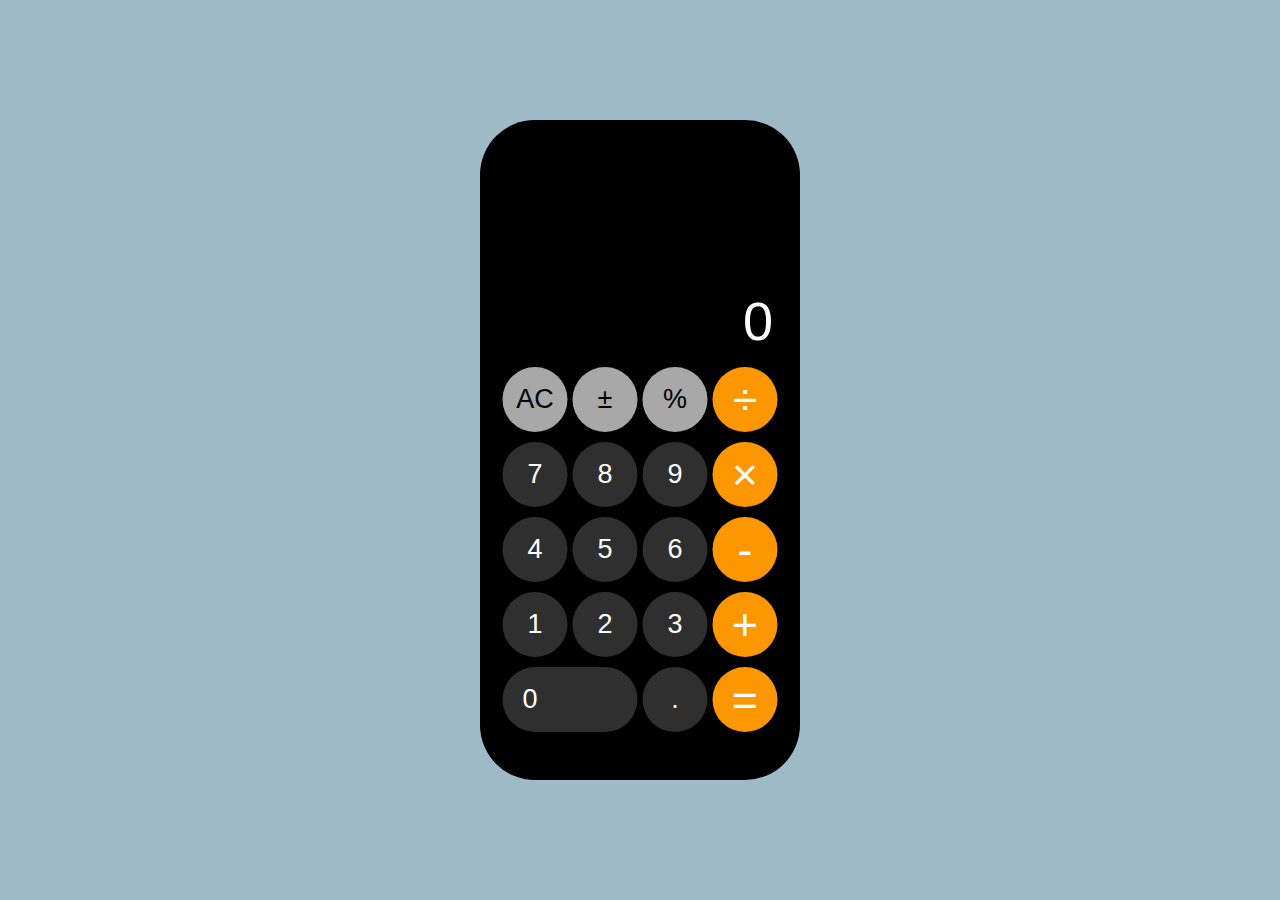
<file: index.html>
<!DOCTYPE html>
<html lang="en">

<head>
  <link rel="stylesheet" href="style.css">
  <meta charset="UTF-8">
  <meta name="viewport" content="width=device-width, initial-scale=1.0">
  <title>IPhone Calculate</title>
</head>

<body>
  <div class="calculate">
    <input type="text" id="last-action" disabled>
    <input type="text" placeholder="0" id="input" disabled>
    <div class="calculate__btns">
     
      <div class="row__btns">
        <button id="AC" class="btn">AC</button>
        <button id="abs" class="btn">±</button>
        <button id="remainder" class="btn">%</button>
        <button id="del" class="btn">÷</button>
      </div>

      <div class="row__btns">
        <button id="seven" class="btn">7</button>
        <button id="eight" class="btn">8</button>
        <button id="nine" class="btn">9</button>
        <button id="umn" class="btn">×</button>
      </div>

      <div class="row__btns">
        <button id="four" class="btn">4</button>
        <button id="five" class="btn">5</button>
        <button id="six" class="btn">6</button>
        <button id="minus" class="btn">-</button>
      </div>

      <div class="row__btns">
        <button id="one" class="btn">1</button>
        <button id="two" class="btn">2</button>
        <button id="three" class="btn">3</button>
        <button id="plus" class="btn">+</button>
      </div>

      <div class="row__btns">
        <button id="zero" class="btn">0</button>
        <button id="dot" class="btn">.</button>
        <button id="ravno" class="btn">=</button>
      </div>
    </div>
  </div>
  <script src="script.js"></script>
</body>

</html>
</file>
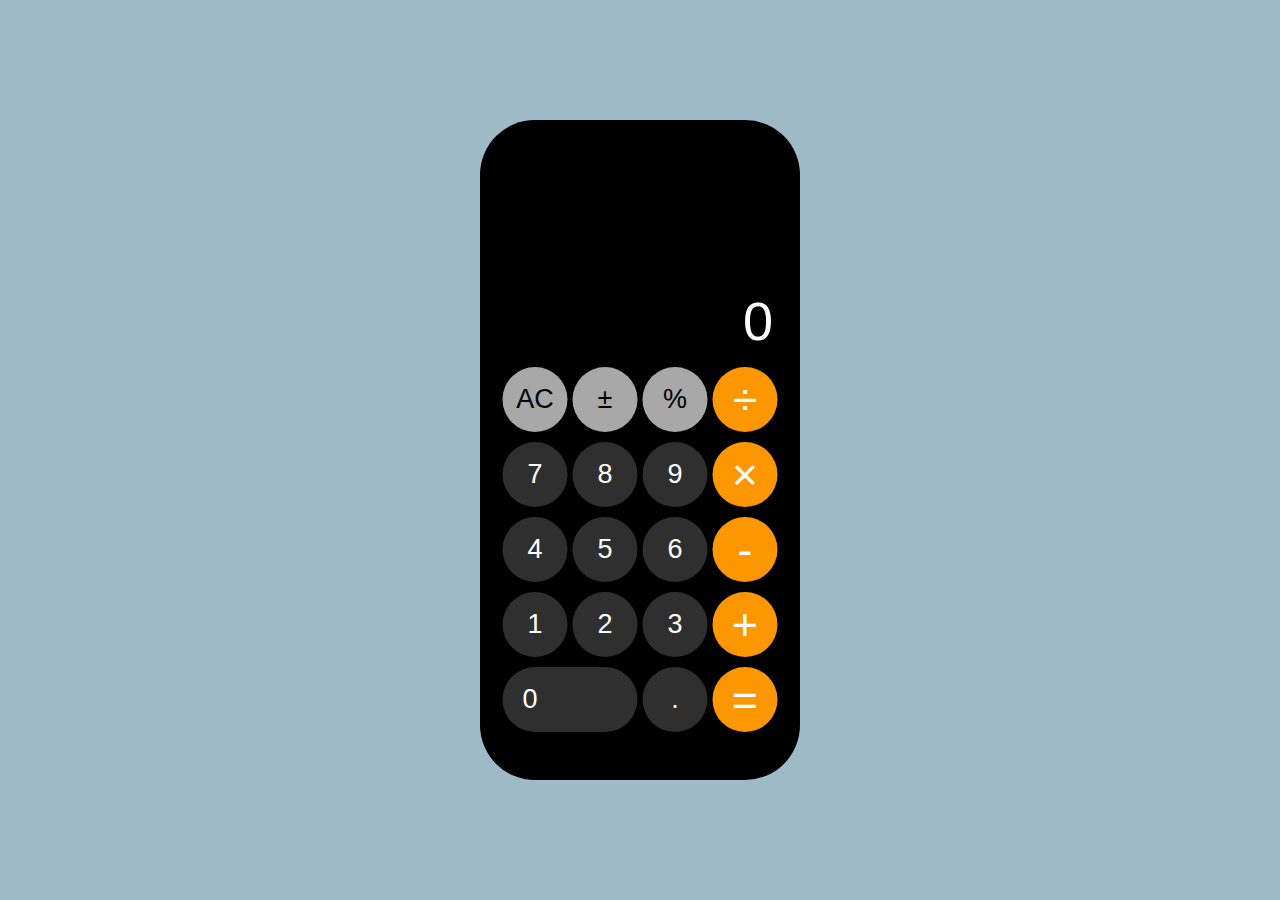
<file: src/index.html>
<!DOCTYPE html>
<html lang="en">

<head>
  <link rel="stylesheet" href="style.css">
  <meta charset="UTF-8">
  <meta name="viewport" content="width=device-width, initial-scale=1.0">
  <title>IPhone Calculate</title>
</head>

<body>
  <div class="calculate">
    <p id="last-action"></p>
    <input type="text" placeholder="0" id="input" disabled>
    <div class="calculate__btns">
     
      <div class="row__btns">
        <button id="AC" class="btn">AC</button>
        <button id="abs" class="btn">±</button>
        <button id="remainder" class="btn">%</button>
        <button id="del" class="btn">÷</button>
      </div>

      <div class="row__btns">
        <button id="seven" class="btn">7</button>
        <button id="eight" class="btn">8</button>
        <button id="nine" class="btn">9</button>
        <button id="umn" class="btn">×</button>
      </div>

      <div class="row__btns">
        <button id="four" class="btn">4</button>
        <button id="five" class="btn">5</button>
        <button id="six" class="btn">6</button>
        <button id="minus" class="btn">-</button>
      </div>

      <div class="row__btns">
        <button id="one" class="btn">1</button>
        <button id="two" class="btn">2</button>
        <button id="three" class="btn">3</button>
        <button id="plus" class="btn">+</button>
      </div>

      <div class="row__btns">
        <button id="zero" class="btn">0</button>
        <button id="dot" class="btn">.</button>
        <button id="ravno" class="btn">=</button>
      </div>
    </div>
  </div>
  <script src="script.js"></script>
</body>

</html>
</file>
<file: style.css>
:root {
  --main-actions: #fc9701;
  --not-the-main-actions: #a8a8a8;
  --btns: #2f2f2f;
  --bg-color: #000000;
}

* {
  padding: 0;
  margin: 0;
  box-sizing: border-box;
}

html {
  touch-action: pan-x pan-y;
  -ms-touch-action: pan-x pan-y;
}

body {
  background-color: #9fbac7;
}

.calculate {
  background-image: url('https://www.artlebedev.com/sunlight/feed/sunlight-feed-content-phone.png');
  background-size: cover;
  background-repeat: no-repeat;
  position: absolute;
  top: 50%;
  left: 50%;
  transform: translate(-50%, -50%);
  background-color: var(--bg-color);
  height: 660px;
  width: 320px;
  border-radius: 55px;
}

#last-action {
  font-family: Arial, Helvetica, sans-serif;
  position: absolute;
  text-align: right;
  right: 27px;
  top: 130px;
  font-weight: 400;
  font-size: 25px;
  color: var(--not-the-main-actions);
  width: 80%;
  border: none;
  outline: none;
  background: none;
}

#input {
  position: absolute;
  text-align: right;
  right: 27px;
  top: 170px;
  font-size: 54px;
  background: none;
  color: white;
  border: none;
  outline: none;
  width: 80%;
}

#input::placeholder {
  color: white;
}

.calculate__btns {
  position: absolute;
  display: flex;
  flex-direction: column;
  gap: 10px; /* расстояние между рядами */
  top: 550px;
  left: 50%;
  transform: translate(-50%, -83%);
}

.row__btns {
  display: flex;
  justify-content: space-between;
  width: 100%;
  gap: 5px;
}

.btn {
  height: 65px;
  width: 65px;
  border-radius: 50%;
  border: none;
  font-size: 27px;
  cursor: pointer;
  transition: filter .3s ease;
}

#zero {
  width: 135px;
  border-radius: 50px;
  text-align: left;
  padding-left: 20px;
}

#del, #umn, #minus, #plus, #ravno {
  background-color: var(--main-actions);
  color: white;
  font-size: 45px;
}

#AC, #remainder, #abs {
  background-color: var(--not-the-main-actions);
}

#one, #two, #three, #four, #five, #six, #seven, #eight, #nine, #zero, #dot {
  background-color: var(--btns);
  color: white;
}

@media(hover:hover) {
  .btn:hover {
    filter: brightness(80%);
  }
}
</file>
<file: src/style.css>
:root {
  --main-actions: #fc9701;
  --not-the-main-actions: #a8a8a8;
  --btns: #2f2f2f;
  --bg-color: #000000;
}

* {
  padding: 0;
  margin: 0;
  box-sizing: border-box;
}

html {
  touch-action: pan-x pan-y;
  -ms-touch-action: pan-x pan-y;
}

body {
  background-color: #9fbac7;
}

.calculate {
  background-image: url('https://www.artlebedev.com/sunlight/feed/sunlight-feed-content-phone.png');
  background-size: cover;
  background-repeat: no-repeat;
  position: absolute;
  top: 50%;
  left: 50%;
  transform: translate(-50%, -50%);
  background-color: var(--bg-color);
  height: 660px;
  width: 320px;
  border-radius: 55px;
}

#last-action {
  font-family: Arial, Helvetica, sans-serif;
  position: absolute;
  text-align: right;
  right: 27px;
  top: 130px;
  font-weight: 400;
  font-size: 25px;
  color: var(--not-the-main-actions);
  width: 80%;
  border: none;
  outline: none;
  background: none;
}

#input {
  position: absolute;
  text-align: right;
  right: 27px;
  top: 170px;
  font-size: 54px;
  background: none;
  color: white;
  border: none;
  outline: none;
  width: 80%;
}

#input::placeholder {
  color: white;
}

.calculate__btns {
  position: absolute;
  display: flex;
  flex-direction: column;
  gap: 10px; /* расстояние между рядами */
  top: 550px;
  left: 50%;
  transform: translate(-50%, -83%);
}

.row__btns {
  display: flex;
  justify-content: space-between;
  width: 100%;
  gap: 5px;
}

.btn {
  height: 65px;
  width: 65px;
  border-radius: 50%;
  border: none;
  font-size: 27px;
  cursor: pointer;
  transition: filter .3s ease;
}

#zero {
  width: 135px;
  border-radius: 50px;
  text-align: left;
  padding-left: 20px;
}

#del, #umn, #minus, #plus, #ravno {
  background-color: var(--main-actions);
  color: white;
  font-size: 45px;
}

#AC, #remainder, #abs {
  background-color: var(--not-the-main-actions);
}

#one, #two, #three, #four, #five, #six, #seven, #eight, #nine, #zero, #dot {
  background-color: var(--btns);
  color: white;
}

@media(hover:hover) {
  .btn:hover {
    filter: brightness(80%);
  }
}
</file>
